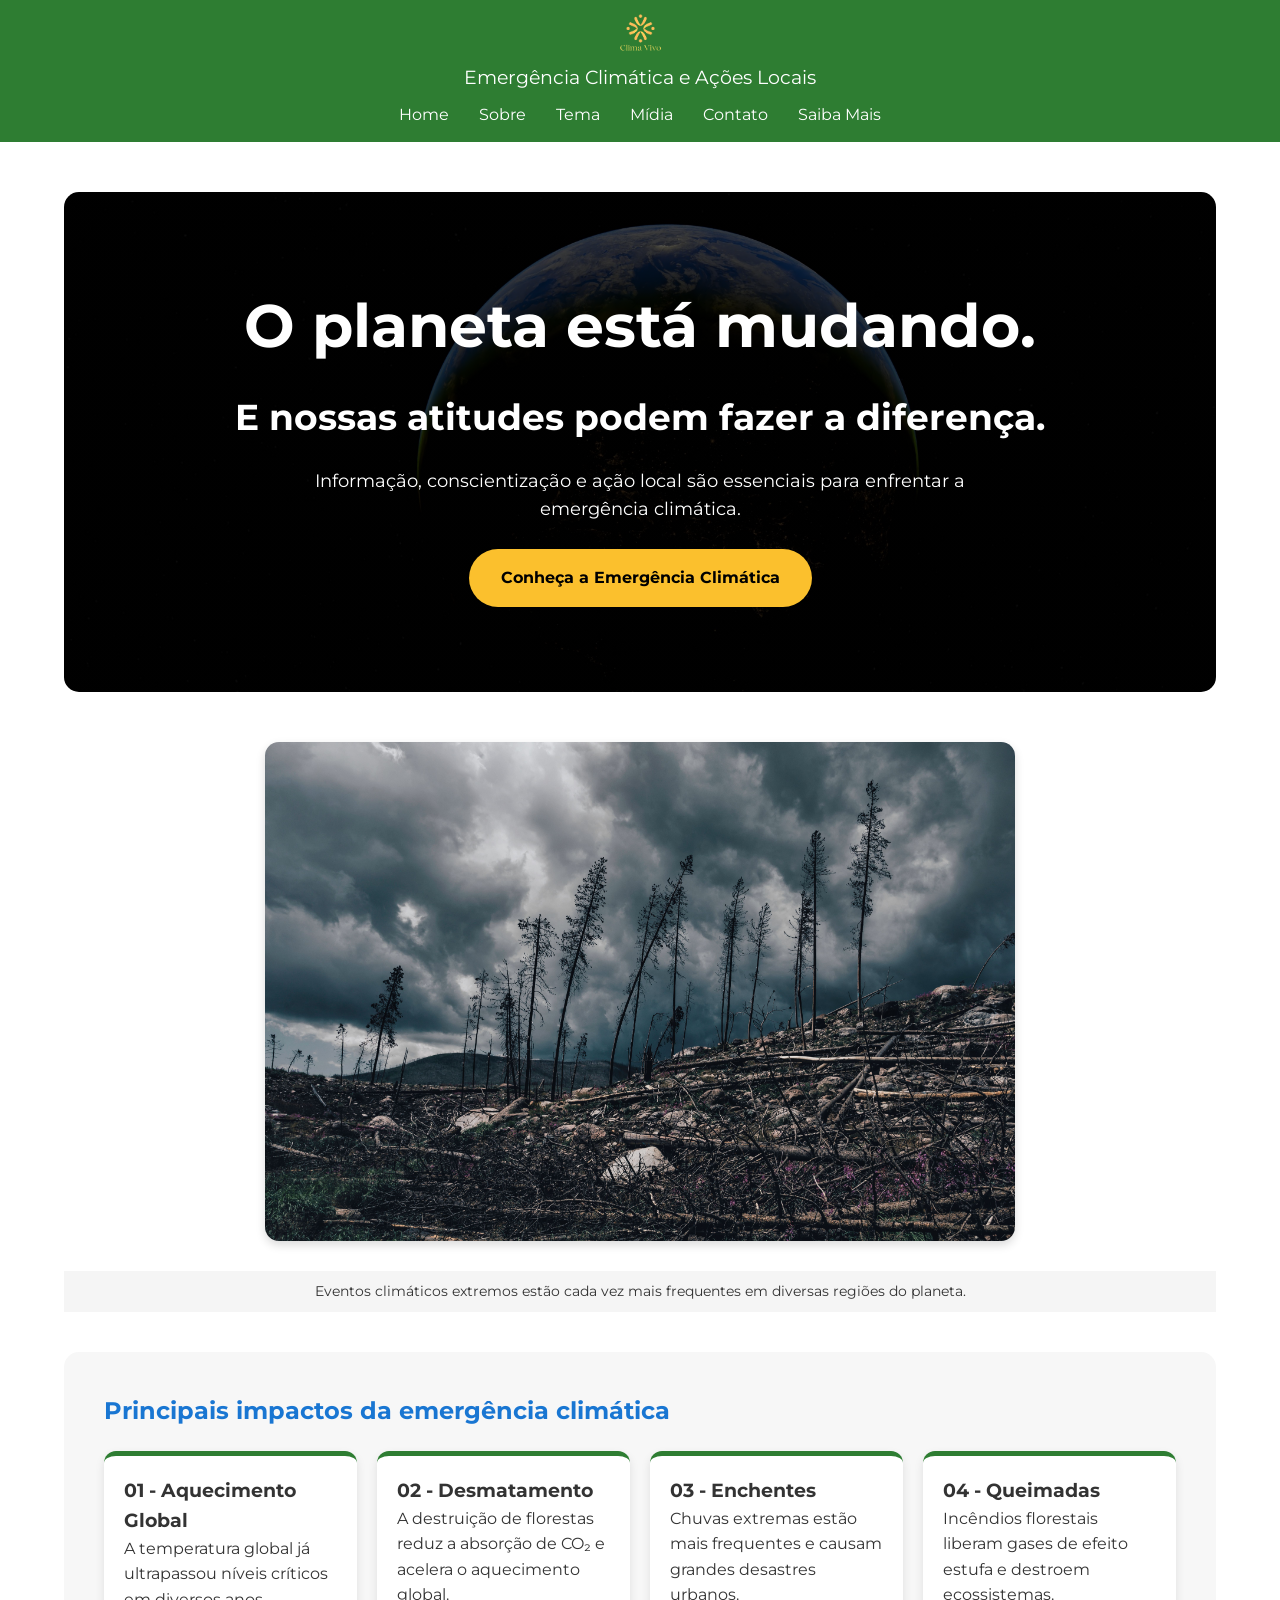
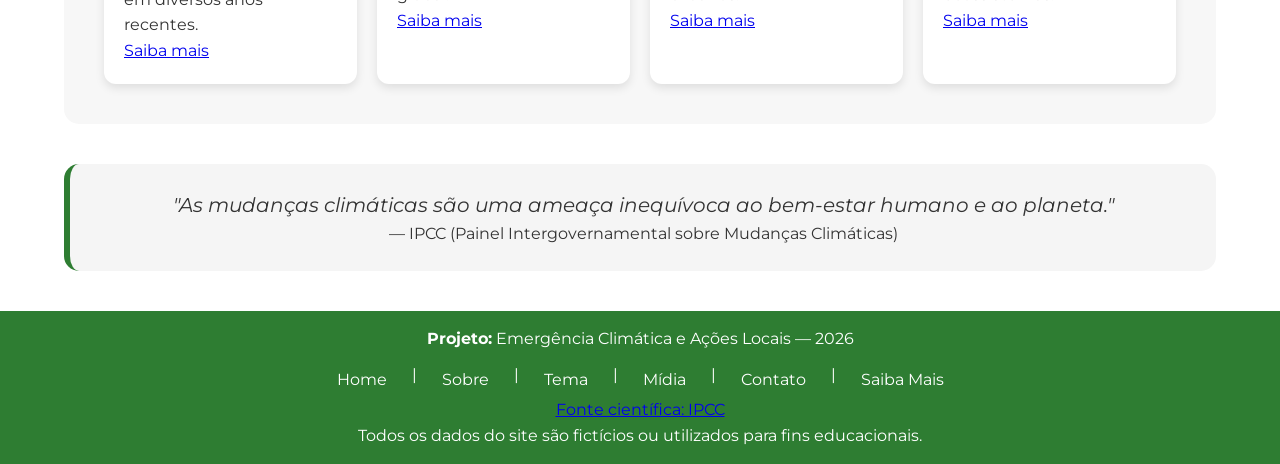
<file: index.html>
<!DOCTYPE html>
<html lang="pt-BR">

<head>
    <meta charset="UTF-8">
    <meta name="viewport" content="width=device-width, initial-scale=1.0">
    <title>Emergência Climática e Ações Locais</title>

    <link rel="icon" type="image/png" href="imagens/favicon.png">


<link rel="preconnect" href="https://fonts.googleapis.com">
<link rel="preconnect" href="https://fonts.gstatic.com" crossorigin>
<link href="https://fonts.googleapis.com/css2?family=Montserrat:wght@400;500;600;700&display=swap" rel="stylesheet">
    <link rel="stylesheet" href="css/estilo.css">
</head>

<body>

<header>

    <div class="logo">
        <img src="imagens/logo.png" alt="Logotipo do Instituto Clima Vivo">
    </div>

    <p class="titulo-site">Emergência Climática e Ações Locais</p>

    <nav>
        <a href="index.html">Home</a>
        <a href="sobre.html">Sobre</a>
        <a href="tema.html">Tema</a>
        <a href="midia.html">Mídia</a>
        <a href="contato.html">Contato</a>
        <a href="extra.html">Saiba Mais</a>
    </nav>

</header>

<main>

    <!-- HERO -->
    <section class="hero">

    <h1>O planeta está mudando.</h1>

    <h2>E nossas atitudes podem fazer a diferença.</h2>

    <p>
        Informação, conscientização e ação local são essenciais para enfrentar a emergência climática.
    </p>

            <a class="botao-cta" href="tema.html">
                Conheça a Emergência Climática
            </a>

    </section>

    <!-- FIGURA -->
    <section class="imagem-destaque">

        <figure>

            <img src="imagens/galeria/clima.jpg" class="clima-img"
                 alt="Paisagem afetada pelas mudanças climáticas">

            <figcaption>
                Eventos climáticos extremos estão cada vez mais frequentes em diversas regiões do planeta.
            </figcaption>

        </figure>

    </section>

    <!-- DESTAQUES -->
    <section class="destaques">

        <h2>Principais impactos da emergência climática</h2>

        <div class="grid-cards">

            <article class="card">

                <h3>01 - Aquecimento Global</h3>

                <p>
                    A temperatura global já ultrapassou níveis críticos em diversos anos recentes.
                </p>

                <a href="tema.html">Saiba mais</a>

            </article>

            <article class="card">

                <h3>02 - Desmatamento</h3>

                <p>
                    A destruição de florestas reduz a absorção de CO₂ e acelera o aquecimento global.
                </p>

                <a href="tema.html">Saiba mais</a>

            </article>

            <article class="card">

                <h3>03 - Enchentes</h3>

                <p>
                    Chuvas extremas estão mais frequentes e causam grandes desastres urbanos.
                </p>

                <a href="extra.html">Saiba mais</a>

            </article>

            <article class="card">

                <h3>04 - Queimadas</h3>

                <p>
                    Incêndios florestais liberam gases de efeito estufa e destroem ecossistemas.
                </p>

                <a href="extra.html">Saiba mais</a>

            </article>

        </div>

    </section>

    <!-- CITAÇÃO -->
    <section class="citacao">

        <blockquote cite="https://www.ipcc.ch">
            "As mudanças climáticas são uma ameaça inequívoca ao bem-estar humano e ao planeta."
        </blockquote>

        <p>— IPCC (Painel Intergovernamental sobre Mudanças Climáticas)</p>

    </section>

</main>

<!-- FOOTER -->
<footer>

    <p><strong>Projeto:</strong> Emergência Climática e Ações Locais — 2026</p>

    <nav class="footer-menu">
        <a href="index.html">Home</a> |
        <a href="sobre.html">Sobre</a> |
        <a href="tema.html">Tema</a> |
        <a href="midia.html">Mídia</a> |
        <a href="contato.html">Contato</a> |
        <a href="extra.html">Saiba Mais</a>
    </nav>

    <p>
        <a href="https://www.ipcc.ch"
           target="_blank"
           rel="noopener noreferrer" aria-label="Abrir em nova aba">
            Fonte científica: IPCC
        </a>
    </p>

    <p>
        Todos os dados do site são fictícios ou utilizados para fins educacionais.
    </p>

</footer>

</body>
</html>
</file>
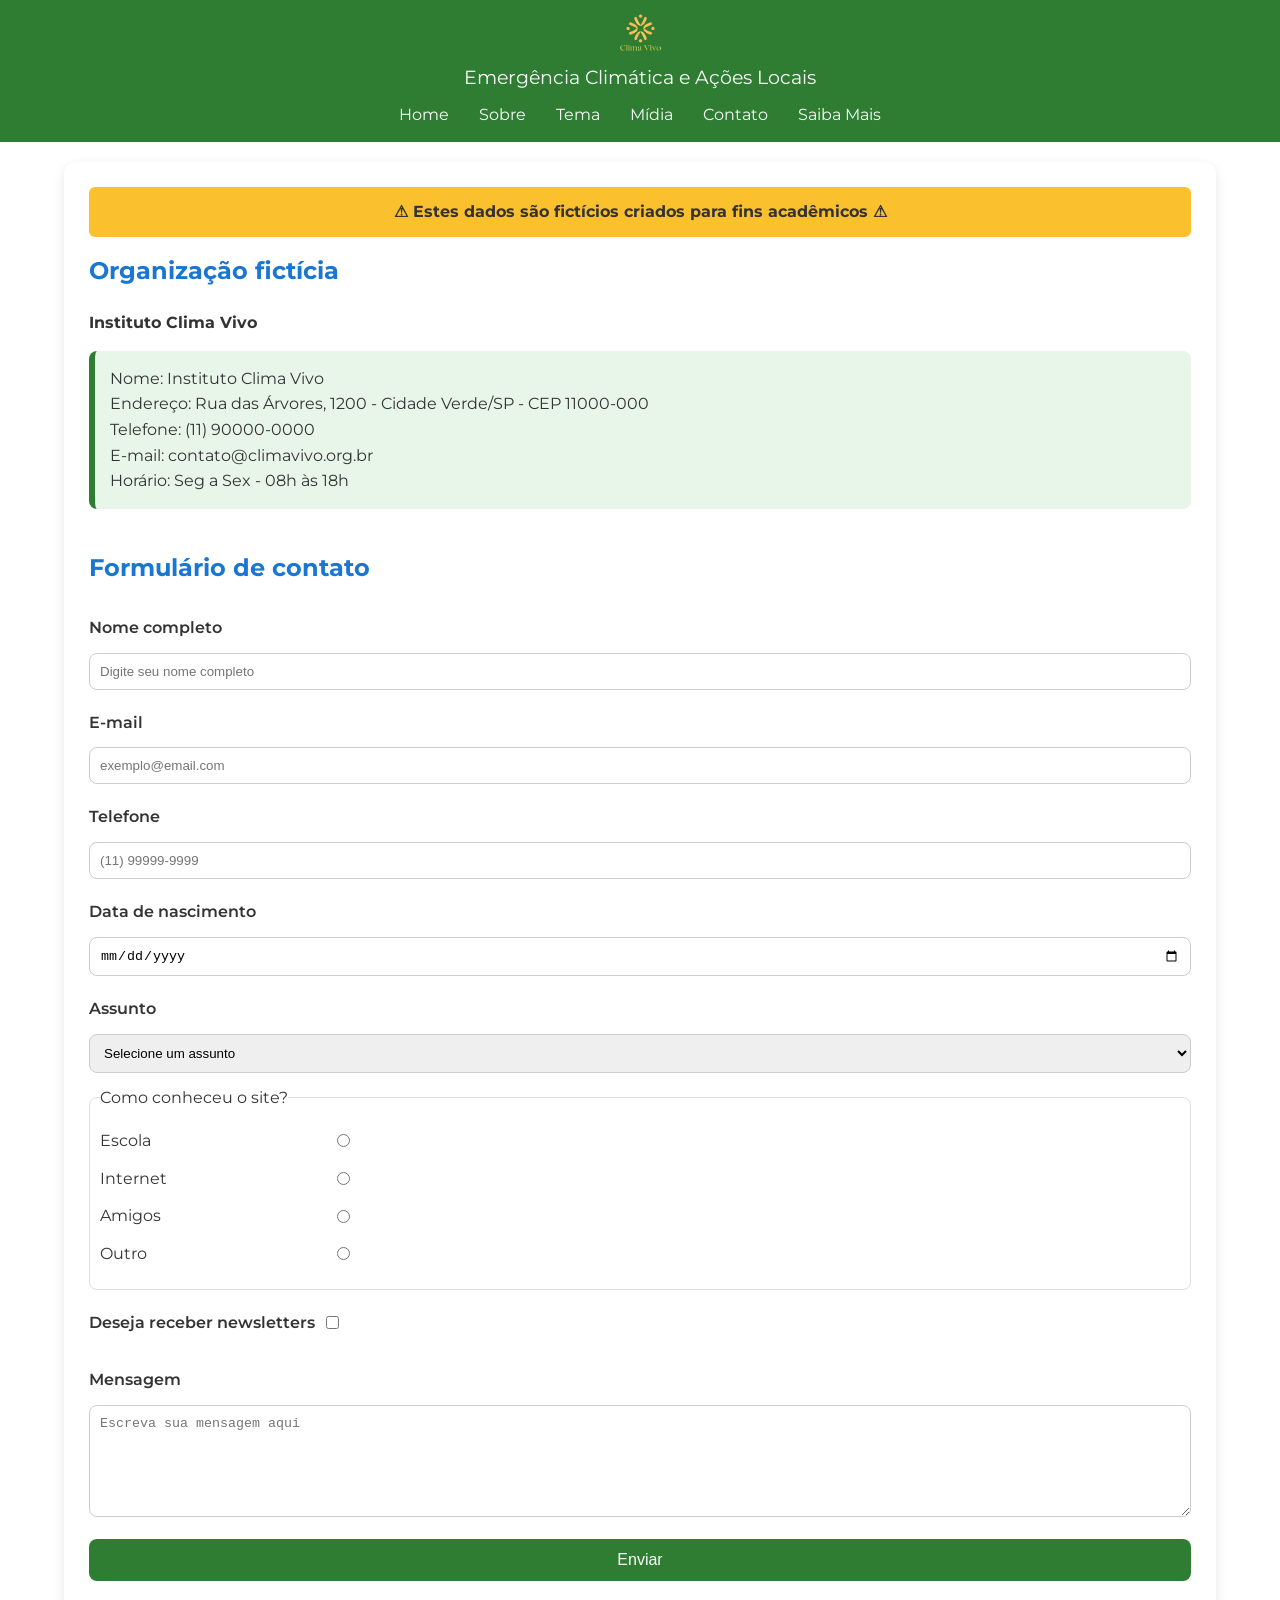
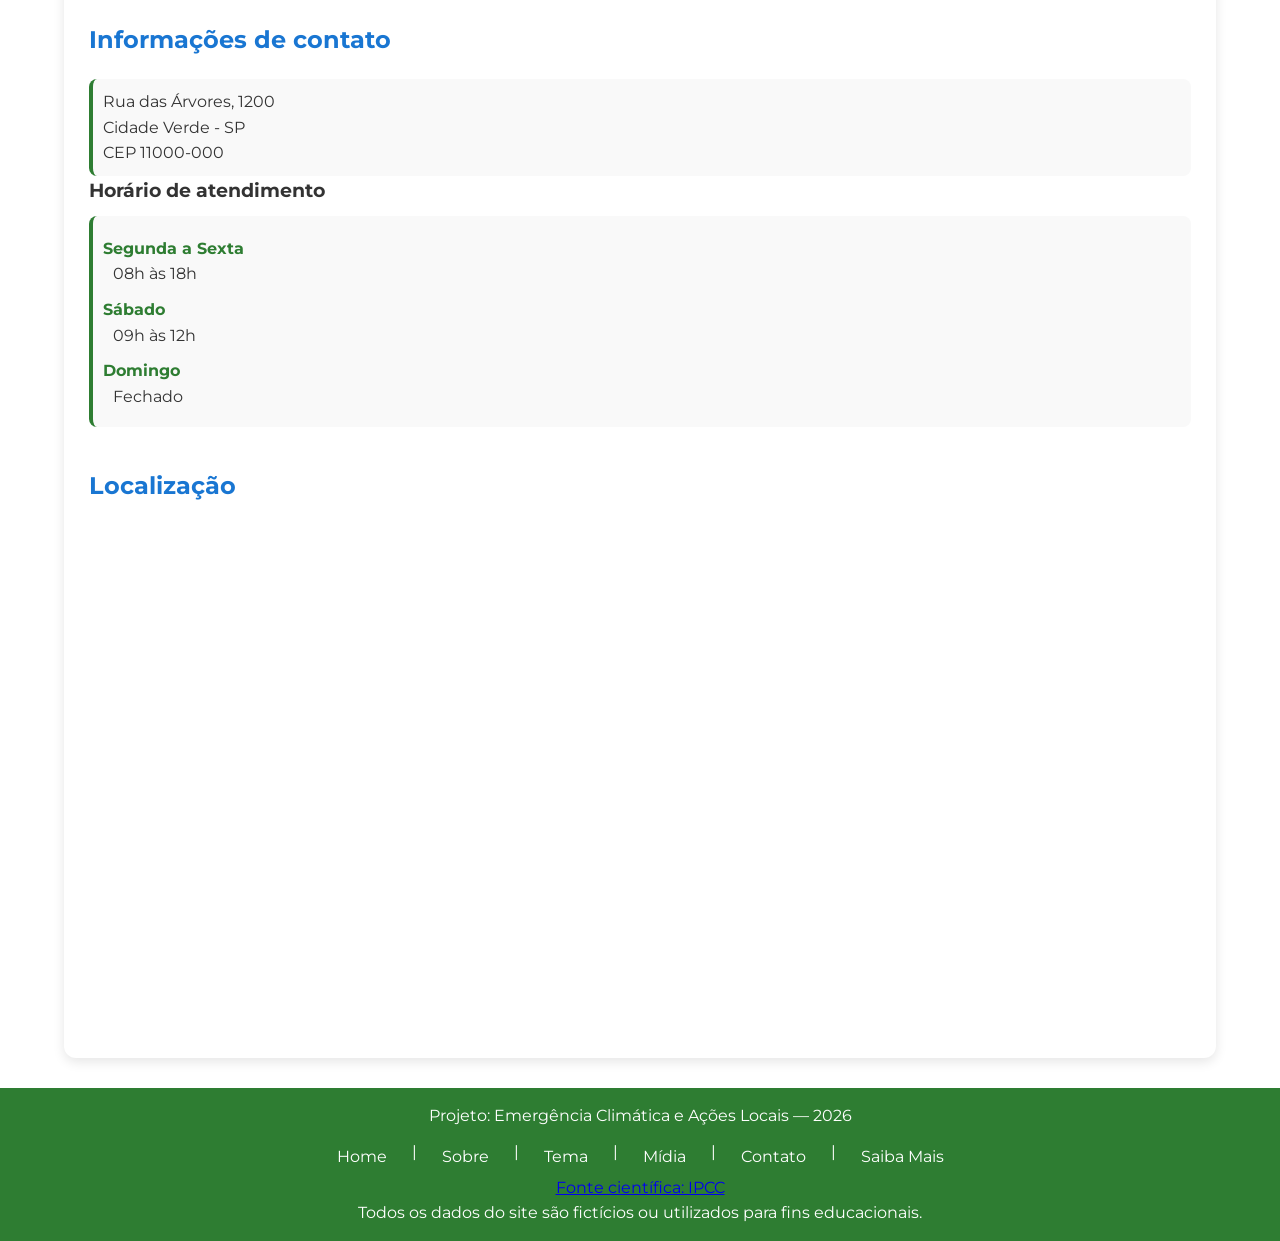
<file: contato.html>
<!DOCTYPE html>
<html lang="pt-BR">

<head>
    <meta charset="UTF-8">
    <meta name="viewport" content="width=device-width, initial-scale=1.0">
    <title>Contato - Emergência Climática</title>

    <link rel="icon" type="image/png" href="imagens/favicon.png">
    
<link rel="preconnect" href="https://fonts.googleapis.com">
<link rel="preconnect" href="https://fonts.gstatic.com" crossorigin>
<link href="https://fonts.googleapis.com/css2?family=Montserrat:wght@400;500;600;700&display=swap" rel="stylesheet">

    <link rel="stylesheet" href="css/estilo.css">
</head>

<body>

<header>

    <div class="logo">
        <img src="imagens/logo.png" alt="Logotipo do Instituto Clima Vivo">
    </div>

    <p class="titulo-site">Emergência Climática e Ações Locais</p>

    <nav>
        <a href="index.html">Home</a>
        <a href="sobre.html">Sobre</a>
        <a href="tema.html">Tema</a>
        <a href="midia.html">Mídia</a>
        <a href="contato.html">Contato</a>
        <a href="extra.html">Saiba Mais</a>
    </nav>

</header>

<main class="container">

<!-- ALERTA -->
<div class="alerta">
    ⚠ Estes dados são fictícios criados para fins acadêmicos ⚠
</div>

<!-- ORGANIZAÇÃO -->
<section>

    <h2>Organização fictícia</h2>

    <p><strong>Instituto Clima Vivo</strong></p>

    <div class="ficticio">

        Nome: Instituto Clima Vivo<br>
        Endereço: Rua das Árvores, 1200 - Cidade Verde/SP - CEP 11000-000<br>
        Telefone: (11) 90000-0000<br>
        E-mail: contato@climavivo.org.br<br>
        Horário: Seg a Sex - 08h às 18h

    </div>

</section>

<!-- FORMULÁRIO -->
<section>

    <h2>Formulário de contato</h2>

    <form action="javascript:void(0);">

        <label for="nome">Nome completo</label>
        <input type="text" id="nome" name="nome" required placeholder="Digite seu nome completo">

        <label for="email">E-mail</label>
        <input type="email" id="email" name="email" required placeholder="exemplo@email.com">

        <label for="telefone">Telefone</label>
        <input type="tel" id="telefone" name="telefone" required placeholder="(11) 99999-9999">

        <label for="nascimento">Data de nascimento</label>
        <input type="date" id="nascimento" name="nascimento">

        <label for="assunto">Assunto</label>
        <select id="assunto" name="assunto">
            <option disabled selected>Selecione um assunto</option>
            <option>Denúncia</option>
            <option>Voluntariado</option>
            <option>Parceria</option>
            <option>Imprensa</option>
            <option>Outro</option>
        </select>

       <fieldset>

        <legend>Como conheceu o site?</legend>

<label class="opcao">
    Escola
    <input type="radio" name="origem" value="escola">
</label>

<label class="opcao">
    Internet
    <input type="radio" name="origem" value="internet">
</label>

<label class="opcao">
    Amigos
    <input type="radio" name="origem" value="amigos">
</label>

<label class="opcao">
    Outro
    <input type="radio" name="origem" value="outro">
</label>

     </fieldset>


<label class="opcao">
    Deseja receber newsletters
    <input type="checkbox" name="newsletter">
</label>

        <label for="mensagem">Mensagem</label>
        <textarea id="mensagem" name="mensagem" rows="6" placeholder="Escreva sua mensagem aqui"></textarea>

        <button type="submit">Enviar</button>

    </form>

</section>

<!-- CONTATO -->
<section>

    <h2>Informações de contato</h2>

    <address>
        Rua das Árvores, 1200<br>
        Cidade Verde - SP<br>
        CEP 11000-000
    </address>

    <h3>Horário de atendimento</h3>

    <dl>
        <dt>Segunda a Sexta</dt>
        <dd>08h às 18h</dd>

        <dt>Sábado</dt>
        <dd>09h às 12h</dd>

        <dt>Domingo</dt>
        <dd>Fechado</dd>
    </dl>

</section>

<!-- MAPA -->
<section>

    <h2>Localização</h2>

    <iframe
        src="https://www.google.com/maps/embed?pb=!4v1782615390142!6m8!1m7!1sXW6JOlZloeL0fnnxY4UlqQ!2m2!1d-24.00803266541763!2d-46.41636895153363!3f187.95399193829417!4f-5.494404072071461!5f0.41044505903199685"
        loading="lazy"
        referrerpolicy="strict-origin-when-cross-origin"
        title="Mapa de localização da organização fictícia">
    </iframe>

</section>

</main>

<!-- FOOTER -->
<footer>

    <p>Projeto: Emergência Climática e Ações Locais — 2026</p>

    <nav class="footer-menu">
        <a href="index.html">Home</a> |
        <a href="sobre.html">Sobre</a> |
        <a href="tema.html">Tema</a> |
        <a href="midia.html">Mídia</a> |
        <a href="contato.html">Contato</a> |
        <a href="extra.html">Saiba Mais</a>
    </nav>

    <p>
        <a href="https://www.ipcc.ch" target="_blank" rel="noopener noreferrer" aria-label="Abrir em nova aba">
            Fonte científica: IPCC
        </a>
    </p>

    <p>Todos os dados do site são fictícios ou utilizados para fins educacionais.</p>

</footer>

</body>
</html>
</file>
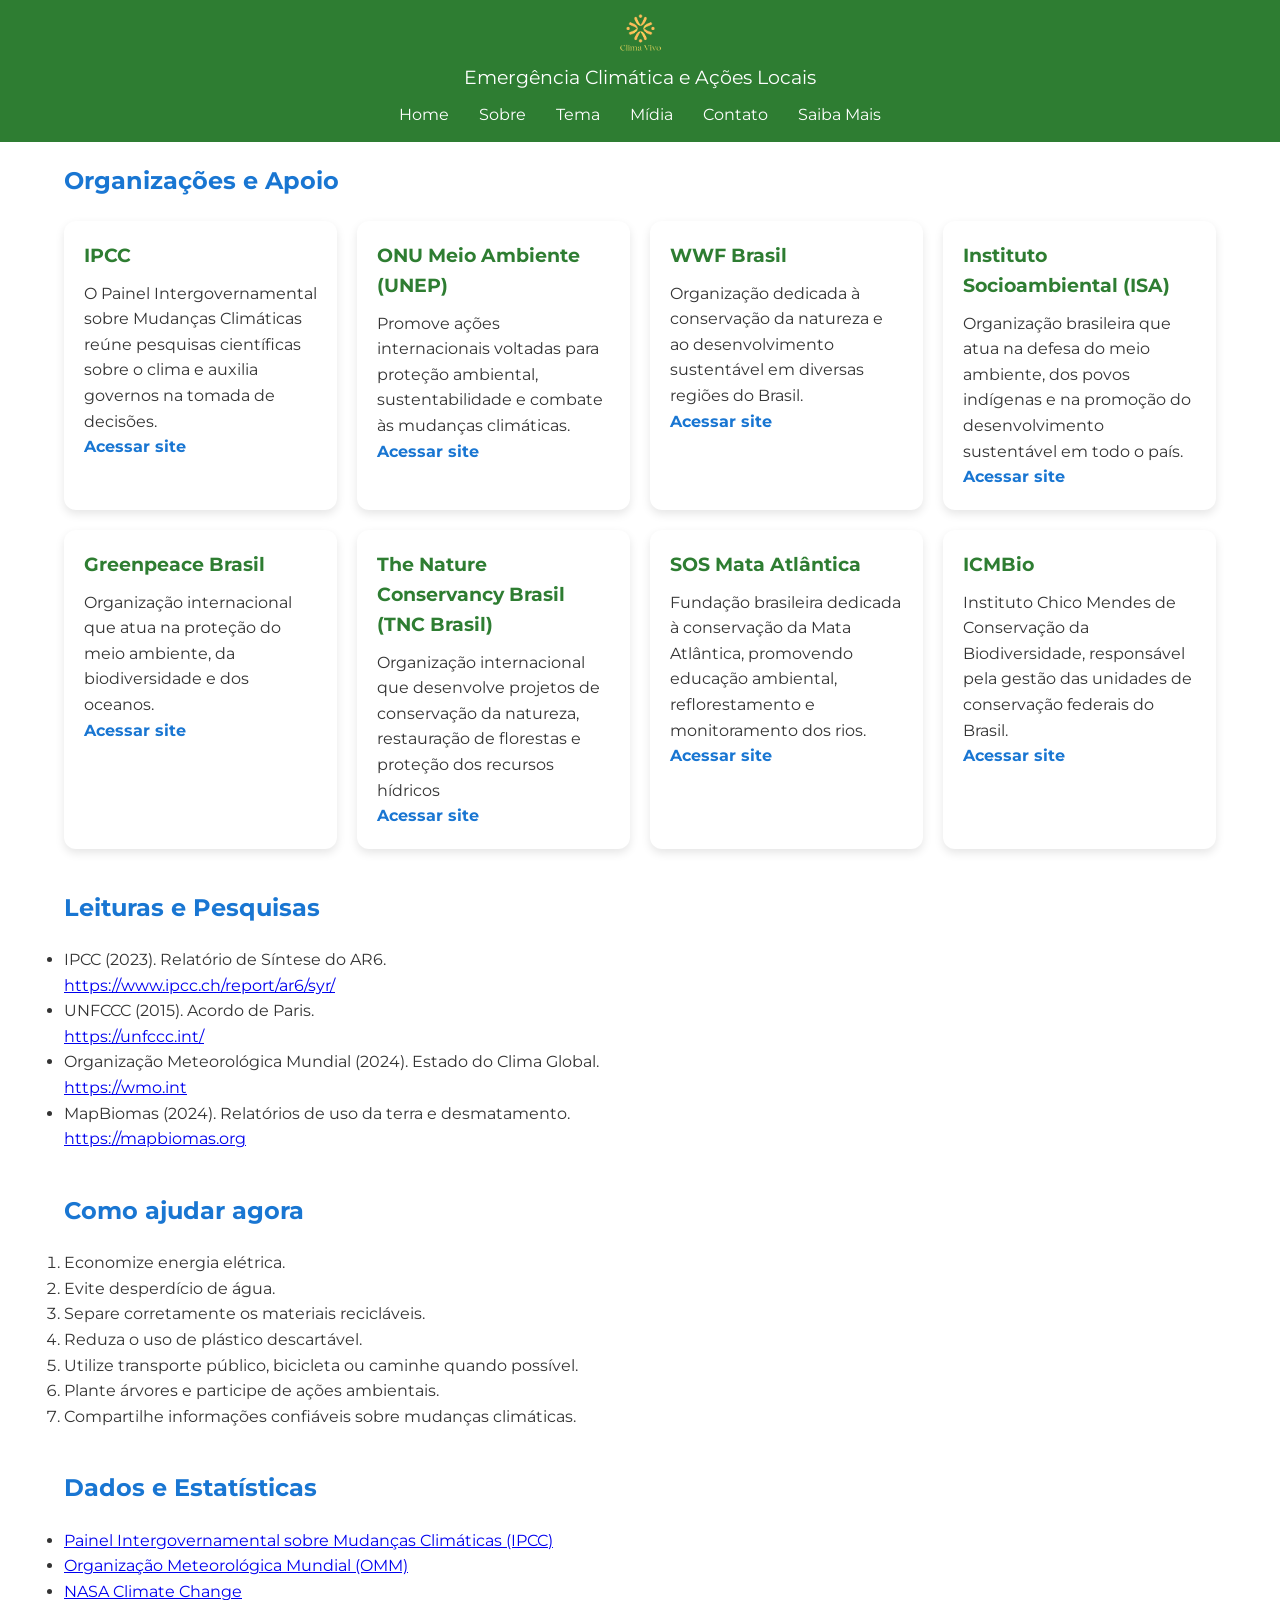
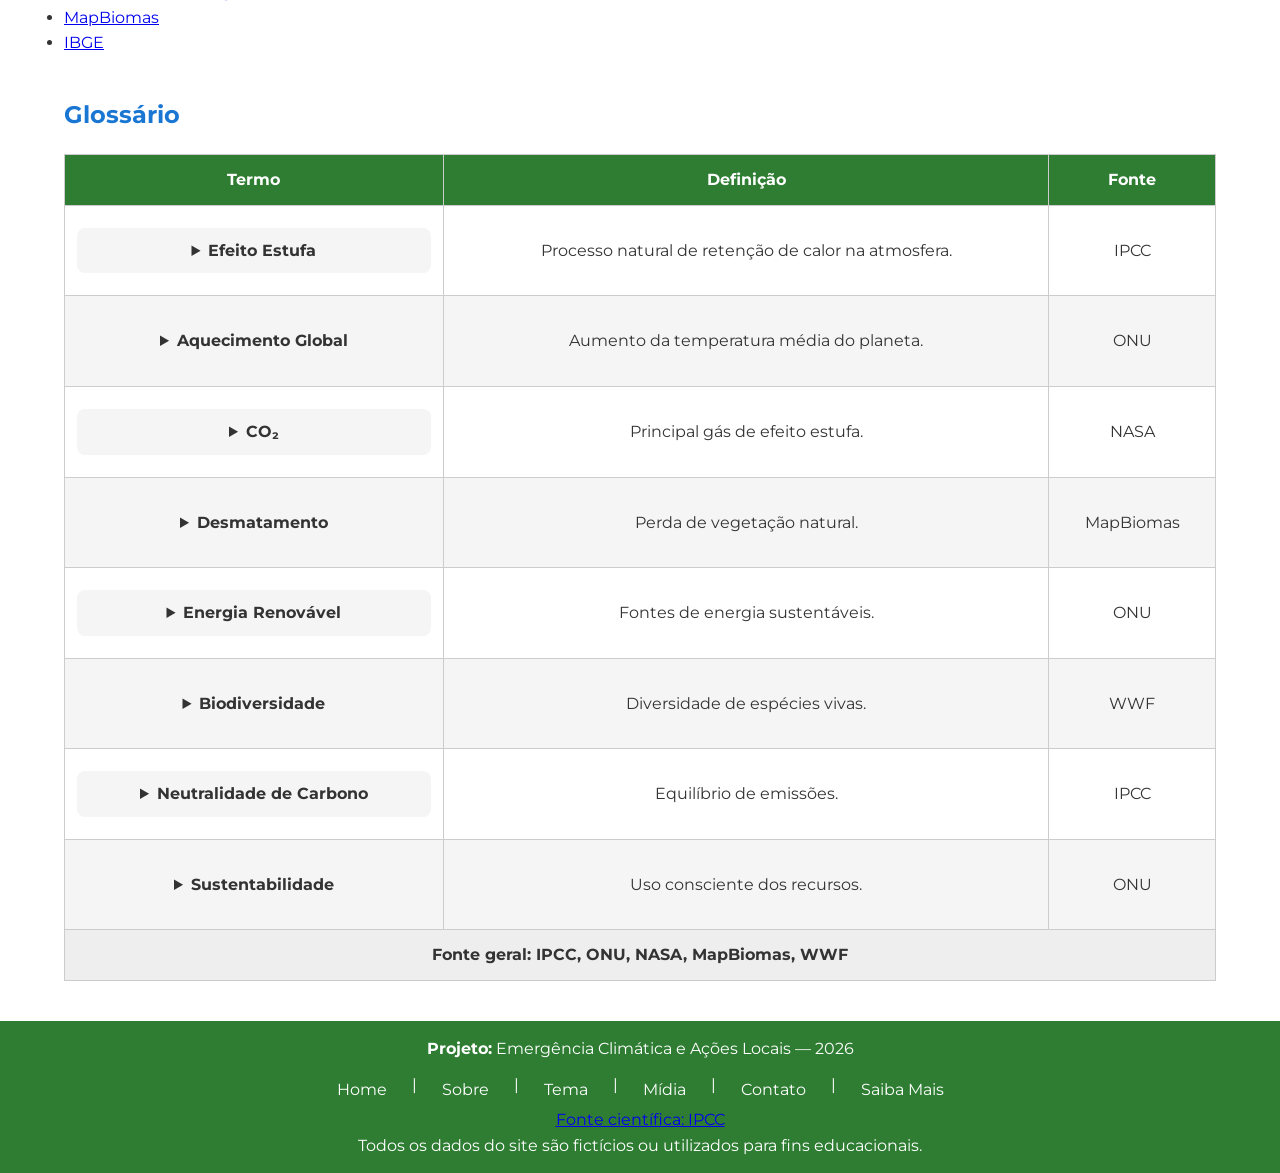
<file: extra.html>
<!DOCTYPE html>
<html lang="pt-BR">

<head>
    <meta charset="UTF-8">
    <meta name="viewport" content="width=device-width, initial-scale=1.0">
    <title>Saiba Mais - Emergência Climática e Ações Locais</title>

    <link rel="icon" type="image/png" href="imagens/favicon.png">

<link rel="preconnect" href="https://fonts.googleapis.com">
<link rel="preconnect" href="https://fonts.gstatic.com" crossorigin>
<link href="https://fonts.googleapis.com/css2?family=Montserrat:wght@400;500;600;700&display=swap" rel="stylesheet">
    <link rel="stylesheet" href="css/estilo.css">
</head>

<body>

<header>

    <div class="logo">
        <img src="imagens/logo.png" alt="Logotipo do Instituto Clima Vivo">
    </div>

    <p class="titulo-site">Emergência Climática e Ações Locais</p>

    <nav>
        <a href="index.html">Home</a>
        <a href="sobre.html">Sobre</a>
        <a href="tema.html">Tema</a>
        <a href="midia.html">Mídia</a>
        <a href="contato.html">Contato</a>
        <a href="extra.html">Saiba Mais</a>
    </nav>

</header>

<main>

<section>

<h2>Organizações e Apoio</h2>

<div class="organizacoes">

<article class="org-card">
<h3>IPCC</h3>
<p>O Painel Intergovernamental sobre Mudanças Climáticas reúne pesquisas científicas sobre o clima e auxilia governos na tomada de decisões.</p>
<p><a href="https://www.ipcc.ch" target="_blank" rel="noopener noreferrer" aria-label="Abrir em nova aba">Acessar site</a></p>
</article>

<article class="org-card">
<h3>ONU Meio Ambiente (UNEP)</h3>
<p>Promove ações internacionais voltadas para proteção ambiental, sustentabilidade e combate às mudanças climáticas.</p>
<p><a href="https://www.unep.org" target="_blank" rel="noopener noreferrer" aria-label="Abrir em nova aba">Acessar site</a></p>
</article>

<article class="org-card">
<h3>WWF Brasil</h3>
<p>Organização dedicada à conservação da natureza e ao desenvolvimento sustentável em diversas regiões do Brasil.</p>
<p><a href="https://www.wwf.org.br" target="_blank" rel="noopener noreferrer" aria-label="Abrir em nova aba">Acessar site</a></p>
</article>

<article class="org-card">
<h3>Instituto Socioambiental (ISA)</h3>
<p>Organização brasileira que atua na defesa do meio ambiente, dos povos indígenas e na promoção do desenvolvimento sustentável em todo o país.</p>
<p><a href="https://www.socioambiental.org" target="_blank" rel="noopener noreferrer" aria-label="Abrir em nova aba">Acessar site</a></p>
</article>

<article class="org-card">
<h3>Greenpeace Brasil</h3>
<p>Organização internacional que atua na proteção do meio ambiente, da biodiversidade e dos oceanos.</p>
<p><a href="https://www.greenpeace.org/brasil" target="_blank" rel="noopener noreferrer" aria-label="Abrir em nova aba">Acessar site</a></p>
</article>

<article class="org-card">
<h3>The Nature Conservancy Brasil (TNC Brasil)</h3>
<p>Organização internacional que desenvolve projetos de conservação da natureza, restauração de florestas e proteção dos recursos hídricos</p>
<p><a href="https://www.tnc.org.br" target="_blank" rel="noopener noreferrer" aria-label="Abrir em nova aba">Acessar site</a></p>
</article>

<article class="org-card">
<h3>SOS Mata Atlântica</h3>
<p>Fundação brasileira dedicada à conservação da Mata Atlântica, promovendo educação ambiental, reflorestamento e monitoramento dos rios.</p>
<p><a href="https://www.sosma.org.br" target="_blank" rel="noopener noreferrer" aria-label="Abrir em nova aba">Acessar site</a></p>
</article>

<article class="org-card">
<h3>ICMBio</h3>
<p>Instituto Chico Mendes de Conservação da Biodiversidade, responsável pela gestão das unidades de conservação federais do Brasil.</p>
<p><a href="https://www.gov.br/icmbio" target="_blank" rel="noopener noreferrer" aria-label="Abrir em nova aba">Acessar site</a></p>
</article>

</div>

</section>

<section>
    
<h2>Leituras e Pesquisas</h2>

<ul>
    
<li>
IPCC (2023). Relatório de Síntese do AR6.<br>
<a href="https://www.ipcc.ch/report/ar6/syr/" target="_blank" rel="noopener noreferrer">
https://www.ipcc.ch/report/ar6/syr/
</a>
</li>

<li>
UNFCCC (2015). Acordo de Paris.<br>
<a href="https://unfccc.int/process-and-meetings/the-paris-agreement" target="_blank" rel="noopener noreferrer">
https://unfccc.int/
</a>
</li>

<li>
Organização Meteorológica Mundial (2024). Estado do Clima Global.<br>
<a href="https://wmo.int" target="_blank" rel="noopener noreferrer">
https://wmo.int
</a>
</li>

<li>
MapBiomas (2024). Relatórios de uso da terra e desmatamento.<br>
<a href="https://mapbiomas.org" target="_blank" rel="noopener noreferrer">
https://mapbiomas.org
</a>
</li>

</ul>

</section>

<section>

<h2>Como ajudar agora</h2>

<ol>

<li>Economize energia elétrica.</li>

<li>Evite desperdício de água.</li>

<li>Separe corretamente os materiais recicláveis.</li>

<li>Reduza o uso de plástico descartável.</li>

<li>Utilize transporte público, bicicleta ou caminhe quando possível.</li>

<li>Plante árvores e participe de ações ambientais.</li>

<li>Compartilhe informações confiáveis sobre mudanças climáticas.</li>

</ol>

</section>

<section>

    <h2>Dados e Estatísticas</h2>

    <ul>

        <li>
            <a href="https://www.ipcc.ch"
               target="_blank"
               rel="noopener noreferrer" aria-label="Abrir em nova aba">
               Painel Intergovernamental sobre Mudanças Climáticas (IPCC)
            </a>
        </li>

        <li>
            <a href="https://wmo.int"
               target="_blank"
               rel="noopener noreferrer" aria-label="Abrir em nova aba">
               Organização Meteorológica Mundial (OMM)
            </a>
        </li>

        <li>
            <a href="https://climate.nasa.gov"
               target="_blank"
               rel="noopener noreferrer" aria-label="Abrir em nova aba">
               NASA Climate Change
            </a>
        </li>

        <li>
            <a href="https://mapbiomas.org"
               target="_blank"
               rel="noopener noreferrer" aria-label="Abrir em nova aba">
               MapBiomas
            </a>
        </li>

        <li>
            <a href="https://www.ibge.gov.br"
               target="_blank"
               rel="noopener noreferrer" aria-label="Abrir em nova aba">
               IBGE
            </a>
        </li>

    </ul>

</section>

<section>

    <h2>Glossário</h2>

    <table>

        <thead>
            <tr>
                <th>Termo</th>
                <th>Definição</th>
                <th>Fonte</th>
            </tr>
        </thead>

        <tbody>

            <tr>
                <td>
                    <details>
                        <summary>Efeito Estufa</summary>
                        Fenômeno natural que mantém a Terra aquecida ao reter parte do calor solar.
                    </details>
                </td>
                <td>Processo natural de retenção de calor na atmosfera.</td>
                <td>IPCC</td>
            </tr>

            <tr>
                <td>
                    <details>
                        <summary>Aquecimento Global</summary>
                        Aumento gradual da temperatura média da Terra devido às emissões de gases.
                    </details>
                </td>
                <td>Aumento da temperatura média do planeta.</td>
                <td>ONU</td>
            </tr>

            <tr>
                <td>
                    <details>
                        <summary>CO₂</summary>
                        Gás carbônico liberado principalmente pela queima de combustíveis fósseis.
                    </details>
                </td>
                <td>Principal gás de efeito estufa.</td>
                <td>NASA</td>
            </tr>

            <tr>
                <td>
                    <details>
                        <summary>Desmatamento</summary>
                        Remoção da cobertura vegetal de áreas naturais.
                    </details>
                </td>
                <td>Perda de vegetação natural.</td>
                <td>MapBiomas</td>
            </tr>

            <tr>
                <td>
                    <details>
                        <summary>Energia Renovável</summary>
                        Energia obtida de fontes naturais como sol, vento e água.
                    </details>
                </td>
                <td>Fontes de energia sustentáveis.</td>
                <td>ONU</td>
            </tr>

            <tr>
                <td>
                    <details>
                        <summary>Biodiversidade</summary>
                        Variedade de seres vivos em um ecossistema.
                    </details>
                </td>
                <td>Diversidade de espécies vivas.</td>
                <td>WWF</td>
            </tr>

            <tr>
                <td>
                    <details>
                        <summary>Neutralidade de Carbono</summary>
                        Equilíbrio entre emissão e remoção de CO₂ da atmosfera.
                    </details>
                </td>
                <td>Equilíbrio de emissões.</td>
                <td>IPCC</td>
            </tr>

            <tr>
                <td>
                    <details>
                        <summary>Sustentabilidade</summary>
                        Uso responsável dos recursos naturais sem comprometer o futuro.
                    </details>
                </td>
                <td>Uso consciente dos recursos.</td>
                <td>ONU</td>
            </tr>

        </tbody>

        <tfoot>
            <tr>
                <td colspan="3">
                    Fonte geral: IPCC, ONU, NASA, MapBiomas, WWF
                </td>
            </tr>
        </tfoot>

    </table>

</section>
</main>

<!-- FOOTER -->
<footer>

    <p><strong>Projeto:</strong> Emergência Climática e Ações Locais — 2026</p>

    <nav class="footer-menu">
        <a href="index.html">Home</a> |
        <a href="sobre.html">Sobre</a> |
        <a href="tema.html">Tema</a> |
        <a href="midia.html">Mídia</a> |
        <a href="contato.html">Contato</a> |
        <a href="extra.html">Saiba Mais</a>
    </nav>

    <p>
        <a href="https://www.ipcc.ch"
           target="_blank"
           rel="noopener noreferrer" aria-label="Abrir em nova aba">
            Fonte científica: IPCC
        </a>
    </p>

    <p>
        Todos os dados do site são fictícios ou utilizados para fins educacionais.
    </p>

</footer>

</body>
</html>
</file>
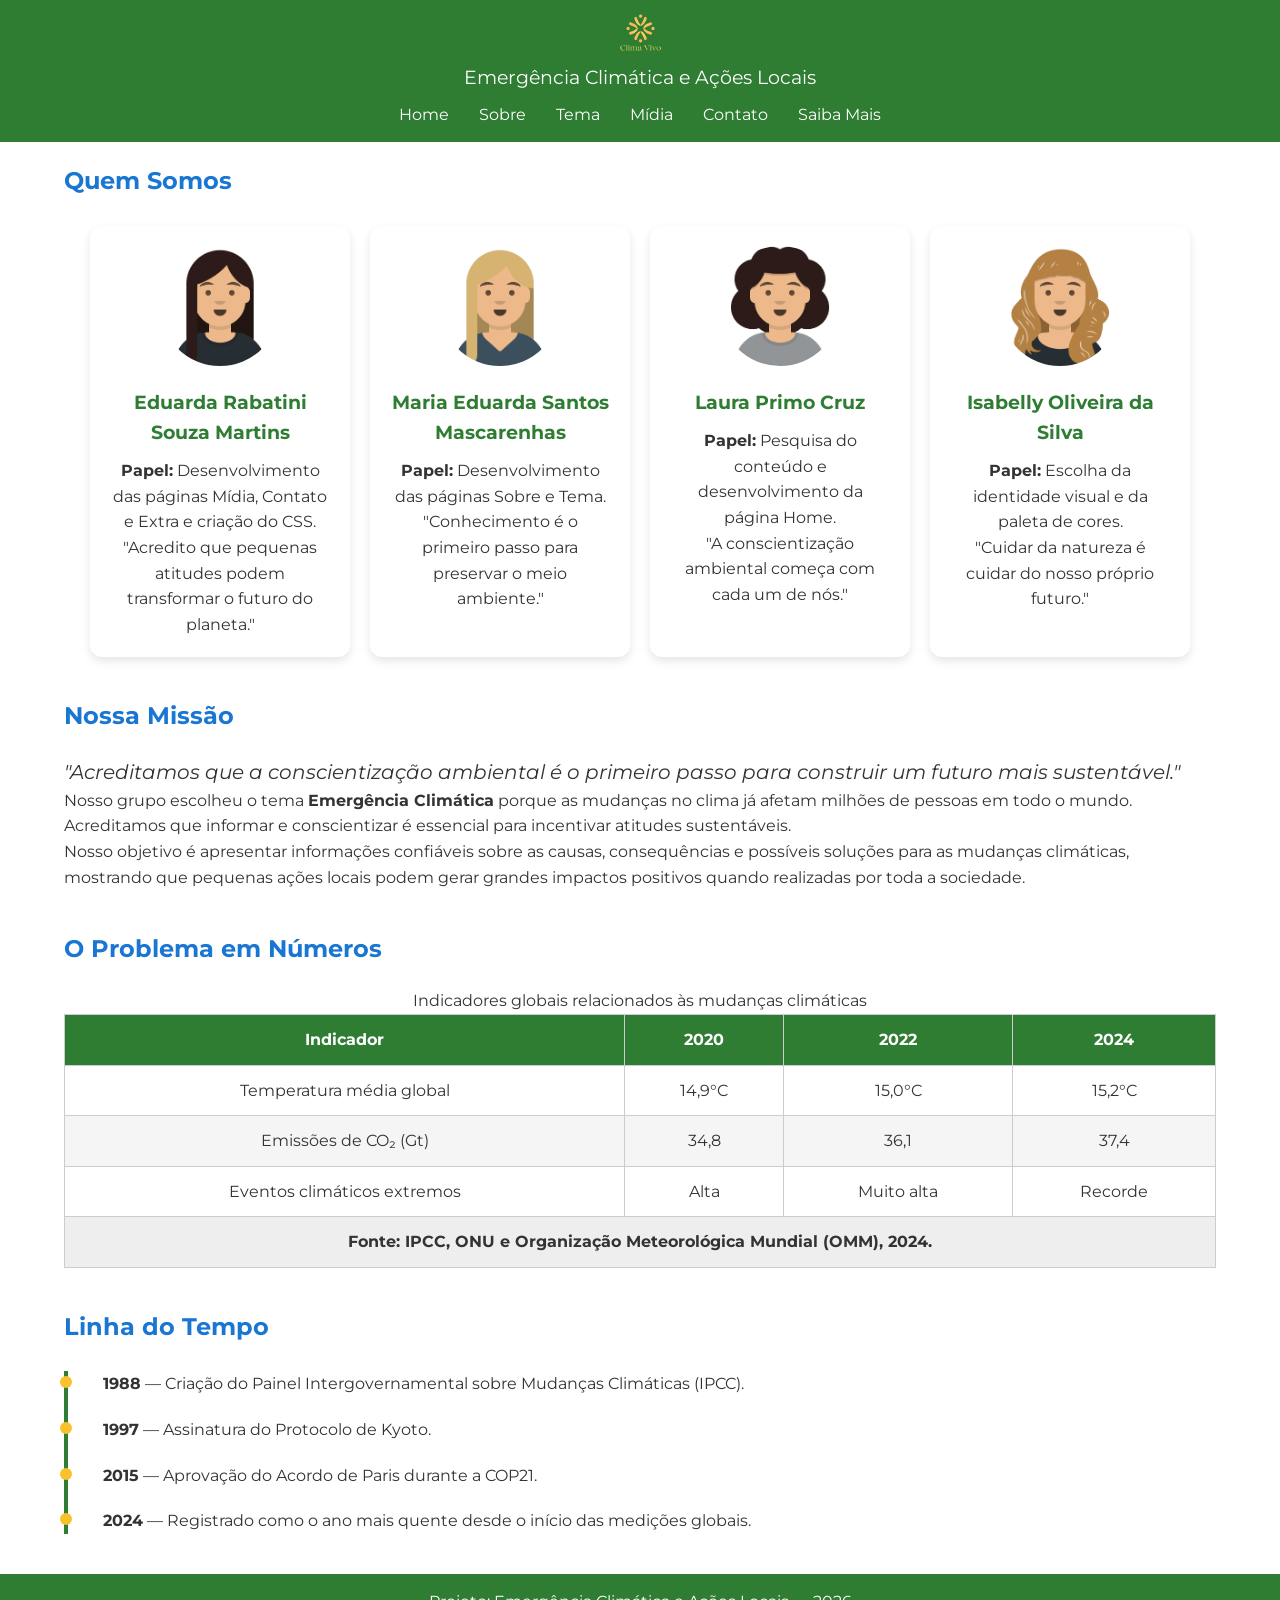
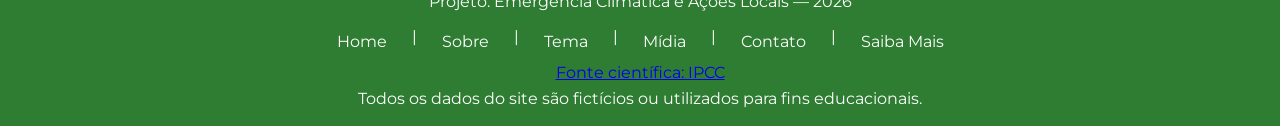
<file: sobre.html>
<!DOCTYPE html>
<html lang="pt-BR">

<head>
    <meta charset="UTF-8">
    <meta name="viewport" content="width=device-width, initial-scale=1.0">
    <title>Sobre - Emergência Climática e Ações Locais</title>

    <link rel="icon" type="image/png" href="imagens/favicon.png">

<link rel="preconnect" href="https://fonts.googleapis.com">
<link rel="preconnect" href="https://fonts.gstatic.com" crossorigin>
<link href="https://fonts.googleapis.com/css2?family=Montserrat:wght@400;500;600;700&display=swap" rel="stylesheet">

    <link rel="stylesheet" href="css/estilo.css">
</head>

<body>

<header>

    <div class="logo">
        <img src="imagens/logo.png" alt="Logotipo do Instituto Clima Vivo">
    </div>

    <p class="titulo-site">Emergência Climática e Ações Locais</p>

    <nav>
        <a href="index.html">Home</a>
        <a href="sobre.html">Sobre</a>
        <a href="tema.html">Tema</a>
        <a href="midia.html">Mídia</a>
        <a href="contato.html">Contato</a>
        <a href="extra.html">Saiba Mais</a>
    </nav>

</header>

<main>

<!-- QUEM SOMOS -->
<section>

    <h2>Quem Somos</h2>

    <div class="integrantes">

        <article class="integrante">
            <img src="imagens/avatares/avatar.png" alt="Avatar de Eduarda Rabatini">
            <h3>Eduarda Rabatini Souza Martins</h3>
            <p><strong>Papel:</strong> Desenvolvimento das páginas Mídia, Contato e Extra e criação do CSS.</p>
            <p>"Acredito que pequenas atitudes podem transformar o futuro do planeta."</p>
        </article>

        <article class="integrante">
            <img src="imagens/avatares/avatar1.png" alt="Avatar de Maria Eduarda">
            <h3>Maria Eduarda Santos Mascarenhas</h3>
            <p><strong>Papel:</strong> Desenvolvimento das páginas Sobre e Tema.</p>
            <p>"Conhecimento é o primeiro passo para preservar o meio ambiente."</p>
        </article>

        <article class="integrante">
            <img src="imagens/avatares/avatar2.png" alt="Avatar de Laura Primo">
            <h3>Laura Primo Cruz</h3>
            <p><strong>Papel:</strong> Pesquisa do conteúdo e desenvolvimento da página Home.</p>
            <p>"A conscientização ambiental começa com cada um de nós."</p>
        </article>

        <article class="integrante">
            <img src="imagens/avatares/avatar3.png" alt="Avatar de Isabelly Oliveira">
            <h3>Isabelly Oliveira da Silva</h3>
            <p><strong>Papel:</strong> Escolha da identidade visual e da paleta de cores.</p>
            <p>"Cuidar da natureza é cuidar do nosso próprio futuro."</p>
        </article>

    </div>

</section>

<!-- MISSÃO -->
<section>

    <h2>Nossa Missão</h2>

    <blockquote>
        "Acreditamos que a conscientização ambiental é o primeiro passo para construir um futuro mais sustentável."
    </blockquote>

    <p>
        Nosso grupo escolheu o tema <strong>Emergência Climática</strong> porque as mudanças no clima já afetam milhões de pessoas em todo o mundo. Acreditamos que informar e conscientizar é essencial para incentivar atitudes sustentáveis.
    </p>

    <p>
        Nosso objetivo é apresentar informações confiáveis sobre as causas, consequências e possíveis soluções para as mudanças climáticas, mostrando que pequenas ações locais podem gerar grandes impactos positivos quando realizadas por toda a sociedade.
    </p>

</section>

<!-- TABELA -->
<section>

    <h2>O Problema em Números</h2>

    <table>

        <caption>Indicadores globais relacionados às mudanças climáticas</caption>

        <thead>
            <tr>
                <th scope="col">Indicador</th>
                <th scope="col">2020</th>
                <th scope="col">2022</th>
                <th scope="col">2024</th>
            </tr>
        </thead>

        <tbody>

            <tr>
                <td>Temperatura média global</td>
                <td>14,9°C</td>
                <td>15,0°C</td>
                <td>15,2°C</td>
            </tr>

            <tr>
                <td>Emissões de CO₂ (Gt)</td>
                <td>34,8</td>
                <td>36,1</td>
                <td>37,4</td>
            </tr>

            <tr>
                <td>Eventos climáticos extremos</td>
                <td>Alta</td>
                <td>Muito alta</td>
                <td>Recorde</td>
            </tr>

        </tbody>

        <tfoot>
            <tr>
                <td colspan="4">
                    Fonte: IPCC, ONU e Organização Meteorológica Mundial (OMM), 2024.
                </td>
            </tr>
        </tfoot>

    </table>

</section>

<!-- LINHA DO TEMPO -->
<section>

    <h2>Linha do Tempo</h2>

    <ul class="timeline">

        <li><strong>1988</strong> — Criação do Painel Intergovernamental sobre Mudanças Climáticas (IPCC).</li>

        <li><strong>1997</strong> — Assinatura do Protocolo de Kyoto.</li>

        <li><strong>2015</strong> — Aprovação do Acordo de Paris durante a COP21.</li>

        <li><strong>2024</strong> — Registrado como o ano mais quente desde o início das medições globais.</li>

    </ul>

</section>

</main>

<footer>

    <p>Projeto: Emergência Climática e Ações Locais — 2026</p>

    <nav class="footer-menu">
        <a href="index.html">Home</a> |
        <a href="sobre.html">Sobre</a> |
        <a href="tema.html">Tema</a> |
        <a href="midia.html">Mídia</a> |
        <a href="contato.html">Contato</a> |
        <a href="extra.html">Saiba Mais</a>
    </nav>

    <p>
        <a href="https://www.ipcc.ch" target="_blank" rel="noopener noreferrer">
            Fonte científica: IPCC
        </a>
    </p>

    <p>Todos os dados do site são fictícios ou utilizados para fins educacionais.</p>

</footer>

</body>
</html>
</file>
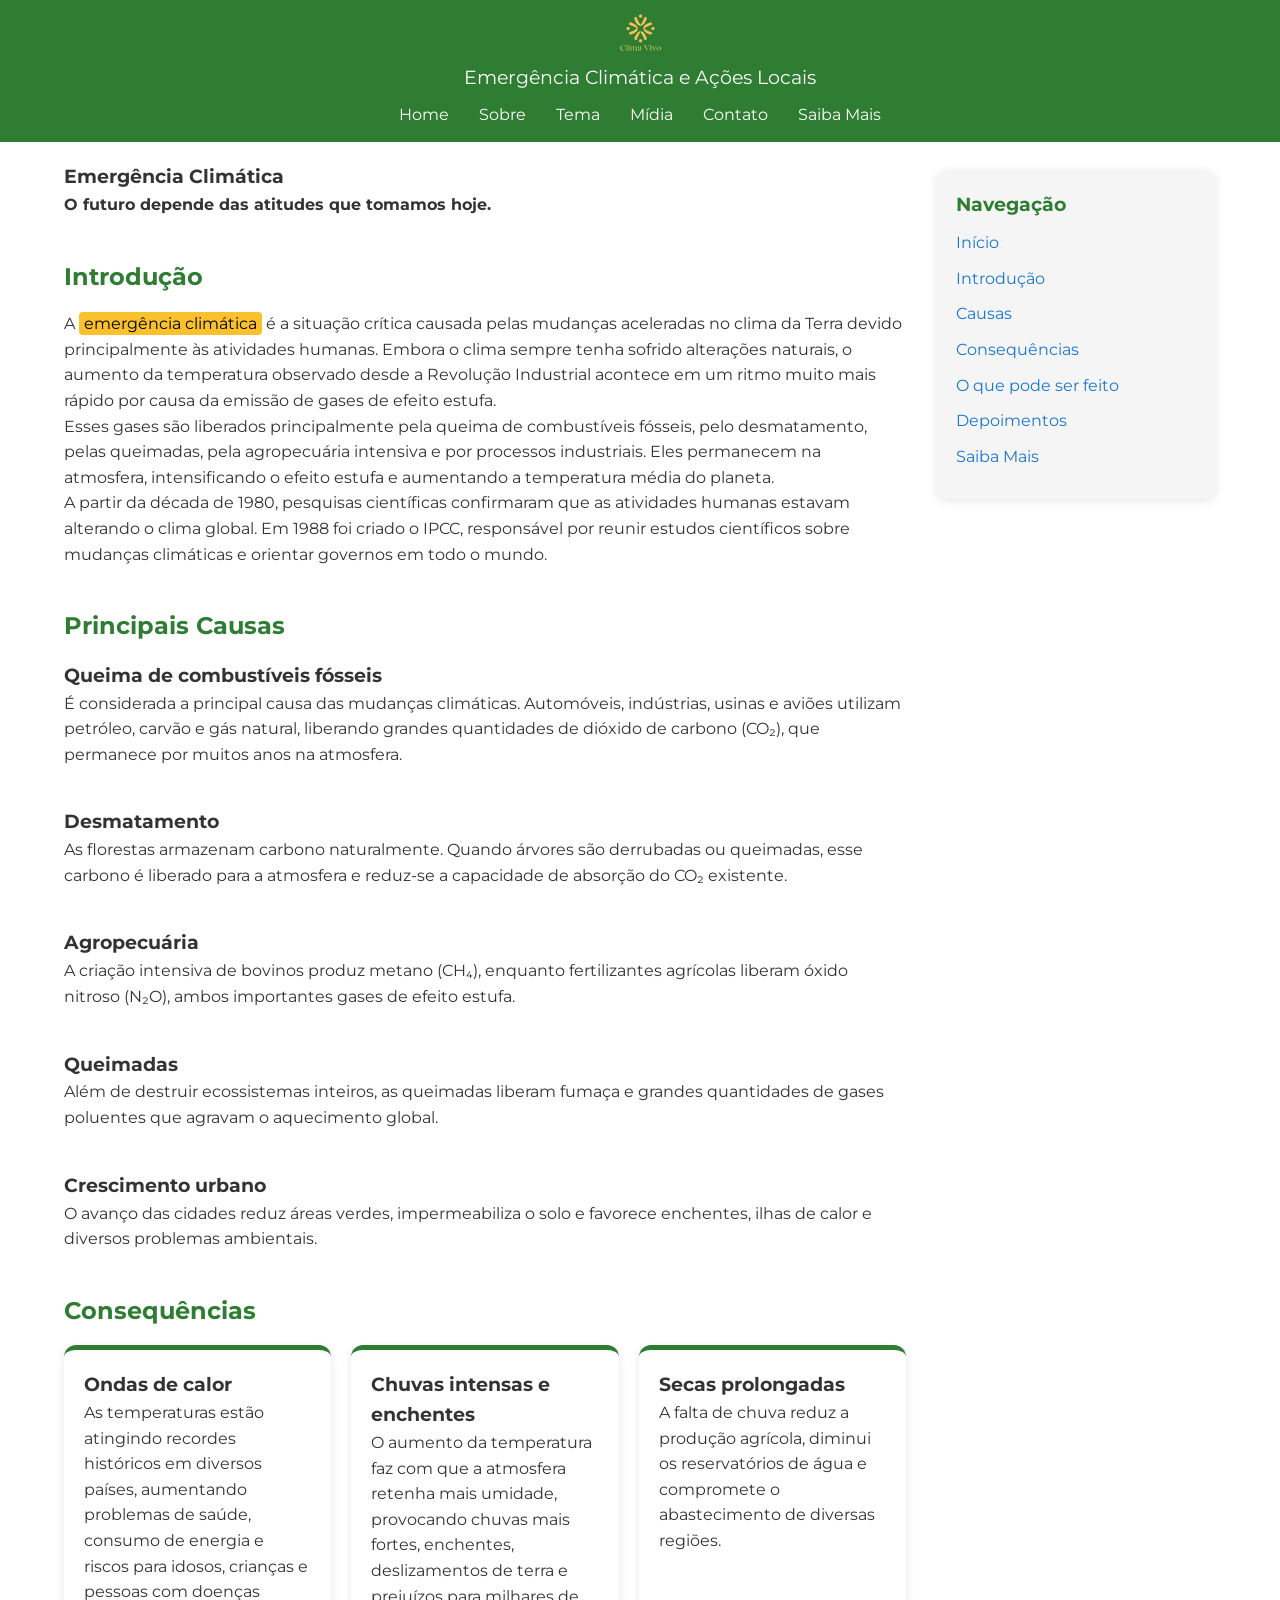
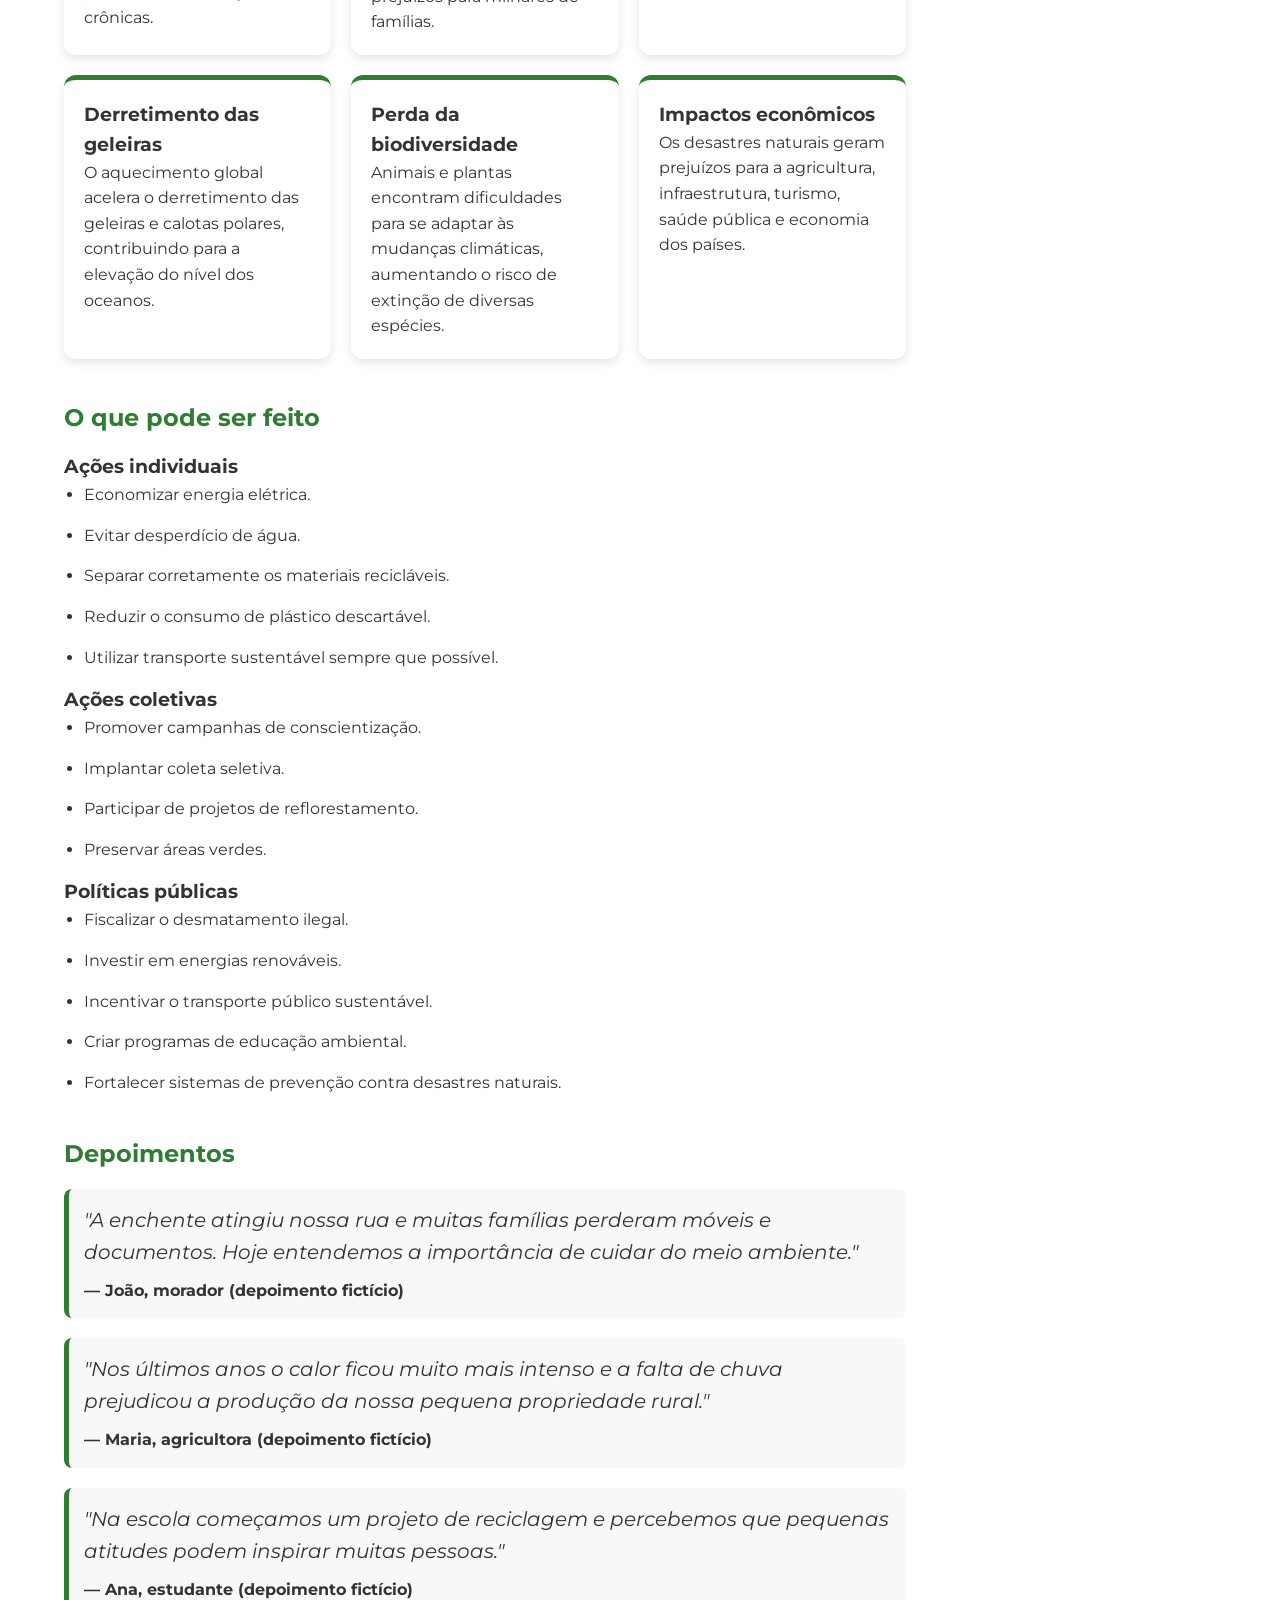
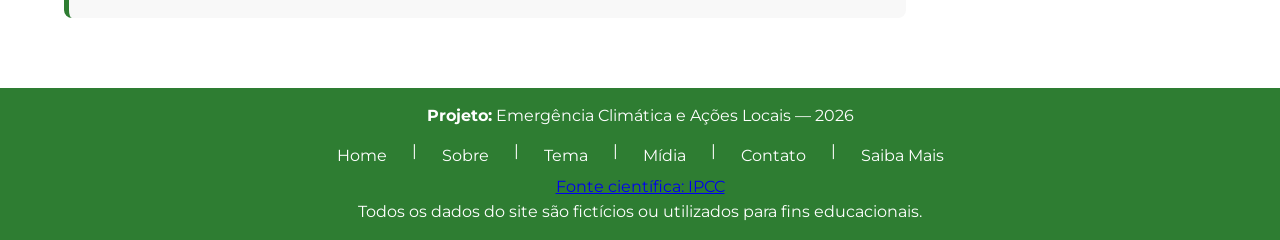
<file: tema.html>
<!DOCTYPE html>
<html lang="pt-BR">

<head>
    <meta charset="UTF-8">
    <meta name="viewport" content="width=device-width, initial-scale=1.0">
    <title>Tema - Emergência Climática e Ações Locais</title>

    <link rel="icon" type="image/png" href="imagens/favicon.png">

<link rel="preconnect" href="https://fonts.googleapis.com">
<link rel="preconnect" href="https://fonts.gstatic.com" crossorigin>
<link href="https://fonts.googleapis.com/css2?family=Montserrat:wght@400;500;600;700&display=swap" rel="stylesheet">

    <link rel="stylesheet" href="css/estilo.css">
</head>

<body>

<header>

    <div class="logo">
        <img src="imagens/logo.png" alt="Logotipo do Instituto Clima Vivo">
    </div>

    <p class="titulo-site">Emergência Climática e Ações Locais</p>

    <nav>
        <a href="index.html">Home</a>
        <a href="sobre.html">Sobre</a>
        <a href="tema.html">Tema</a>
        <a href="midia.html">Mídia</a>
        <a href="contato.html">Contato</a>
        <a href="extra.html">Saiba Mais</a>
    </nav>

</header>

<main class="tema-layout">

<article class="tema-conteudo">

<section id="inicio">

<h1>Emergência Climática</h1>

<p><strong>O futuro depende das atitudes que tomamos hoje.</strong></p>

</section>

<section id="introducao">

<h2>Introdução</h2>

<p>
A <mark>emergência climática</mark> é a situação crítica causada pelas mudanças aceleradas no clima da Terra devido principalmente às atividades humanas. Embora o clima sempre tenha sofrido alterações naturais, o aumento da temperatura observado desde a Revolução Industrial acontece em um ritmo muito mais rápido por causa da emissão de gases de efeito estufa.
</p>

<p>
Esses gases são liberados principalmente pela queima de combustíveis fósseis, pelo desmatamento, pelas queimadas, pela agropecuária intensiva e por processos industriais. Eles permanecem na atmosfera, intensificando o efeito estufa e aumentando a temperatura média do planeta.
</p>

<p>
A partir da <time datetime="1988">década de 1980</time>, pesquisas científicas confirmaram que as atividades humanas estavam alterando o clima global. Em <time datetime="1988">1988</time> foi criado o IPCC, responsável por reunir estudos científicos sobre mudanças climáticas e orientar governos em todo o mundo.
</p>

</section>

<section id="causas">

<h2>Principais Causas</h2>

<article>

<h3>Queima de combustíveis fósseis</h3>

<p>
É considerada a principal causa das mudanças climáticas. Automóveis, indústrias, usinas e aviões utilizam petróleo, carvão e gás natural, liberando grandes quantidades de dióxido de carbono (CO₂), que permanece por muitos anos na atmosfera.
</p>

</article>

<article>

<h3>Desmatamento</h3>

<p>
As florestas armazenam carbono naturalmente. Quando árvores são derrubadas ou queimadas, esse carbono é liberado para a atmosfera e reduz-se a capacidade de absorção do CO₂ existente.
</p>

</article>

<article>

<h3>Agropecuária</h3>

<p>
A criação intensiva de bovinos produz metano (CH₄), enquanto fertilizantes agrícolas liberam óxido nitroso (N₂O), ambos importantes gases de efeito estufa.
</p>

</article>

<article>

<h3>Queimadas</h3>

<p>
Além de destruir ecossistemas inteiros, as queimadas liberam fumaça e grandes quantidades de gases poluentes que agravam o aquecimento global.
</p>

</article>

<article>

<h3>Crescimento urbano</h3>

<p>
O avanço das cidades reduz áreas verdes, impermeabiliza o solo e favorece enchentes, ilhas de calor e diversos problemas ambientais.
</p>

</article>

</section>

<section id="consequencias">

<h2>Consequências</h2>

<div class="consequencias">

<div class="card">
<h3>Ondas de calor</h3>
<p>
As temperaturas estão atingindo recordes históricos em diversos países, aumentando problemas de saúde, consumo de energia e riscos para idosos, crianças e pessoas com doenças crônicas.
</p>
</div>

<div class="card">
<h3>Chuvas intensas e enchentes</h3>
<p>
O aumento da temperatura faz com que a atmosfera retenha mais umidade, provocando chuvas mais fortes, enchentes, deslizamentos de terra e prejuízos para milhares de famílias.
</p>
</div>

<div class="card">
<h3>Secas prolongadas</h3>
<p>
A falta de chuva reduz a produção agrícola, diminui os reservatórios de água e compromete o abastecimento de diversas regiões.
</p>
</div>

<div class="card">
<h3>Derretimento das geleiras</h3>
<p>
O aquecimento global acelera o derretimento das geleiras e calotas polares, contribuindo para a elevação do nível dos oceanos.
</p>
</div>

<div class="card">
<h3>Perda da biodiversidade</h3>
<p>
Animais e plantas encontram dificuldades para se adaptar às mudanças climáticas, aumentando o risco de extinção de diversas espécies.
</p>
</div>

<div class="card">
<h3>Impactos econômicos</h3>
<p>
Os desastres naturais geram prejuízos para a agricultura, infraestrutura, turismo, saúde pública e economia dos países.
</p>
</div>

</div>

</section>

<section id="acoes">

<h2>O que pode ser feito</h2>

<h3>Ações individuais</h3>

<ul>
<li>Economizar energia elétrica.</li>
<li>Evitar desperdício de água.</li>
<li>Separar corretamente os materiais recicláveis.</li>
<li>Reduzir o consumo de plástico descartável.</li>
<li>Utilizar transporte sustentável sempre que possível.</li>
</ul>

<h3>Ações coletivas</h3>

<ul>
<li>Promover campanhas de conscientização.</li>
<li>Implantar coleta seletiva.</li>
<li>Participar de projetos de reflorestamento.</li>
<li>Preservar áreas verdes.</li>
</ul>

<h3>Políticas públicas</h3>

<ul>
<li>Fiscalizar o desmatamento ilegal.</li>
<li>Investir em energias renováveis.</li>
<li>Incentivar o transporte público sustentável.</li>
<li>Criar programas de educação ambiental.</li>
<li>Fortalecer sistemas de prevenção contra desastres naturais.</li>
</ul>

</section>

<section id="depoimentos">

<h2>Depoimentos</h2>

<div class="depoimento">

<blockquote>
"A enchente atingiu nossa rua e muitas famílias perderam móveis e documentos. Hoje entendemos a importância de cuidar do meio ambiente."
</blockquote>

<p><strong>— João, morador (depoimento fictício)</strong></p>

</div>

<div class="depoimento">

<blockquote>
"Nos últimos anos o calor ficou muito mais intenso e a falta de chuva prejudicou a produção da nossa pequena propriedade rural."
</blockquote>

<p><strong>— Maria, agricultora (depoimento fictício)</strong></p>

</div>

<div class="depoimento">

<blockquote>
"Na escola começamos um projeto de reciclagem e percebemos que pequenas atitudes podem inspirar muitas pessoas."
</blockquote>

<p><strong>— Ana, estudante (depoimento fictício)</strong></p>

</div>

</section>

</article>

<aside class="tema-aside">

    <h3>Navegação</h3>

    <ul>
        <li><a href="#inicio">Início</a></li>
        <li><a href="#introducao">Introdução</a></li>
        <li><a href="#causas">Causas</a></li>
        <li><a href="#consequencias">Consequências</a></li>
        <li><a href="#acoes">O que pode ser feito</a></li>
        <li><a href="#depoimentos">Depoimentos</a></li>
        <li><a href="extra.html">Saiba Mais</a></li>
    </ul>

</aside>

</main>

<!-- FOOTER -->

<footer>

    <p><strong>Projeto:</strong> Emergência Climática e Ações Locais — 2026</p>

    <nav class="footer-menu">
        <a href="index.html">Home</a> |
        <a href="sobre.html">Sobre</a> |
        <a href="tema.html">Tema</a> |
        <a href="midia.html">Mídia</a> |
        <a href="contato.html">Contato</a> |
        <a href="extra.html">Saiba Mais</a>
    </nav>

    <p>
        <a href="https://www.ipcc.ch"
           target="_blank"
           rel="noopener noreferrer"
           aria-label="Abrir em nova aba">
            Fonte científica: IPCC
        </a>
    </p>

    <p>
        Todos os dados do site são fictícios ou utilizados para fins educacionais.
    </p>

</footer>

</body>
</html>
</file>
<file: css/estilo.css>
/* =====================================================
   ESTILO.CSS – Emergência Climática e Ações Locais
   Grupo:
   - Eduarda Rabatini Souza Martins
   - Maria Eduarda Santos Mascarenhas
   - Laura Primo Cruz
   - Isabelly Oliveira da Silva

   Data: 28/06/2026
===================================================== */


/* === 1. VARIÁVEIS GLOBAIS (TOKENS DE DESIGN) === */

:root {
    --cor-primaria: #2E7D32; /*Verde natureza*/
    --cor-secundaria: #1976D2; /*Azul profundo*/
    --cor-acento: #FBC02D; /*Amarelo âmbar*/
    --cor-fundo: #FFFFFF; /*Branco*/
    --cor-texto: #333333; /*Cinza escuro*/
    --cor-texto-inv: #FFFFFF; /*Branco*/
}


/* === 2. RESET E BASE === */

* {
    margin: 0;
    padding: 0;
    box-sizing: border-box;
}

body {
    font-family: "Montserrat", Arial, sans-serif;
    background: var(--cor-fundo);
    color: var(--cor-texto);
    line-height: 1.6;
}

main {
    width: 90%;
    max-width: 1200px;
    margin: 20px auto;
}

.container {
    background: var(--cor-fundo);
    padding: 25px;
    border-radius: 12px;
    box-shadow: 0 4px 12px rgba(0, 0, 0, 0.1);
}

section {
    margin-bottom: 40px;
}

section h2 {
    color: var(--cor-secundaria);
    margin-bottom: 20px;
}


/* === 3. TIPOGRAFIA === */

.titulo-site {
    font-size: 1.2rem !important;
}

blockquote {
    font-style: italic;
    font-size: 20px;
}


/* === 4. COMPONENTES REUTILIZÁVEIS === */

.alerta {
    background: var(--cor-acento);
    padding: 12px;
    text-align: center;
    font-weight: bold;
    border-radius: 6px;
    margin-bottom: 15px;
}

.ficticio {
    background: #e8f5e9;
    border-left: 6px solid var(--cor-primaria);
    padding: 15px;
    margin: 15px 0;
    border-radius: 8px;
}

.botao-cta {
    display: inline-block;
    padding: 16px 32px;
    background: var(--cor-acento);
    color: #000;
    text-decoration: none;
    font-weight: bold;
    border-radius: 30px;
    transition: 0.3s;
}

.botao-cta:hover {
    transform: scale(1.08);
}

.card {
    background: #fff;
    padding: 20px;
    border-radius: 12px;
    border-top: 5px solid var(--cor-primaria);
    box-shadow: 0 4px 10px rgba(0, 0, 0, 0.1);
    transition: 0.3s;
}

.card:hover {
    transform: translateY(-5px);
}


/* === 5. CABEÇALHO E NAVEGAÇÃO === */

header {
    background: var(--cor-primaria);
    color: var(--cor-texto-inv);
    text-align: center;
    padding: 10px;

    position: sticky;
    top: 0;
    z-index: 1000;
}

.logo {
    text-align: center;
    margin-bottom: 7px;
}

.logo img {
    width: 45px;
    height: auto;
    display: block;
    margin: 0 auto;
}

nav {
    margin-top: 4px;
    display: flex;
    justify-content: center;
    flex-wrap: wrap;
    gap: 10px;
}

nav a {
    color: var(--cor-texto-inv);
    text-decoration: none;
    padding: 5px 10px;
    transition: 0.3s;
}

nav a:hover {
    color: var(--cor-acento);
}

/* === 6. HERO (PÁGINA HOME) === */

.hero {
    background:
        linear-gradient(rgba(0, 0, 0, 0.65), rgba(0, 0, 0, 0.65)),
        url("../imagens/hero.jpg");
    background-size: cover;
    background-position: center 30%;
    background-repeat: no-repeat;

    color: white;
    text-align: center;

    min-height: 500px;

    display: flex;
    flex-direction: column;
    justify-content: center;
    align-items: center;

    padding: 80px 20px;
    margin: 50px 0;
    border-radius: 15px;
}

.hero h1 {
    font-size: clamp(34px, 5vw, 60px);
    margin-bottom: 15px;
}

.hero h2 {
    font-size: clamp(22px, 3vw, 36px);
    color: white;
    margin-bottom: 20px;
}

.hero p {
    max-width: 700px;
    margin-bottom: 25px;
    font-size: 18px;
}


/* === 7. PÁGINA HOME === */

.destaques {
    background: #f7f7f7;
    padding: 40px;
    border-radius: 15px;
    margin-top: 40px;
}

.grid-cards {
    display: grid;
    grid-template-columns: repeat(auto-fill, minmax(250px, 1fr));
    gap: 20px;
    margin-top: 20px;
}

.citacao {
    margin-top: 40px;
    padding: 25px;
    background: #f5f5f5;
    border-left: 6px solid var(--cor-primaria);
    border-radius: 15px;
    text-align: center;
}

.clima-img {
    width: 750px;
    max-width: 100%;
    height: auto;
    display: block;
    margin: 25px auto 30px;
    border-radius: 14px;
    box-shadow: 0 4px 10px rgba(0, 0, 0, 0.15);
}


/* === 8. PÁGINA SOBRE === */

.integrantes {
    display: flex;
    justify-content: center;
    flex-wrap: wrap;
    gap: 20px;
    margin: 25px 0;
}

.integrante {
    width: 260px;
    background: #fff;
    border-radius: 12px;
    padding: 20px;
    text-align: center;
    box-shadow: 0 4px 10px rgba(0, 0, 0, 0.1);
    transition: 0.3s;
}

.integrante:hover {
    transform: translateY(-5px);
}

.integrante img {
    width: 120px;
    height: 120px;
    border-radius: 50%;
    object-fit: cover;
    margin-bottom: 15px;
}

.integrante h3 {
    color: var(--cor-primaria);
    margin-bottom: 10px;
}


/* === 9. PÁGINA TEMA === */

.tema-layout {
    display: grid;
    grid-template-columns: 1fr 280px;
    gap: 30px;
    align-items: start;
}

.tema-conteudo article {
    margin-bottom: 40px;
}

.tema-conteudo h2 {
    color: var(--cor-primaria);
    margin-bottom: 15px;
}

.tema-conteudo ul {
    margin-left: 20px;
}

.tema-conteudo li {
    margin-bottom: 15px;
}

.tema-conteudo mark {
    background: var(--cor-acento);
    padding: 2px 5px;
    border-radius: 4px;
}

.tema-aside {
    background: #f5f5f5;
    padding: 20px;
    border-radius: 12px;
    position: sticky;
    top: 170px;
    box-shadow: 0 2px 8px rgba(0, 0, 0, 0.1);
}

.tema-aside h3 {
    color: var(--cor-primaria);
    margin-bottom: 10px;
}

.tema-aside ul {
    list-style: none;
}

.tema-aside li {
    margin-bottom: 10px;
}

.tema-aside a {
    text-decoration: none;
    color: var(--cor-secundaria);
}

.tema-aside a:hover {
    color: var(--cor-primaria);
}

.consequencias {
    display: grid;
    grid-template-columns: repeat(auto-fit, minmax(230px, 1fr));
    gap: 20px;
}

.depoimento {
    background: #f8f8f8;
    border-left: 5px solid var(--cor-primaria);
    padding: 15px;
    margin-bottom: 20px;
    border-radius: 8px;
}

.depoimento blockquote {
    font-style: italic;
    margin-bottom: 10px;
}

.timeline {
    list-style: none;
    margin: 25px 0;
    padding-left: 20px;
    border-left: 4px solid var(--cor-primaria);
}

.timeline li {
    margin-bottom: 20px;
    padding-left: 15px;
    position: relative;
}

.timeline li::before {
    content: "";
    width: 12px;
    height: 12px;
    background: var(--cor-acento);
    border-radius: 50%;
    position: absolute;
    left: -28px;
    top: 5px;
}

table {
    width: 100%;
    border-collapse: collapse;
    margin: 20px 0;
}

table th,
table td {
    border: 1px solid #ccc;
    padding: 12px;
    text-align: center;
}

table thead {
    background: var(--cor-primaria);
    color: white;
}

table tbody tr:nth-child(even) {
    background: #f5f5f5;
}

table tbody tr:hover {
    background: #e8f5e9;
}

table tfoot {
    background: #eeeeee;
    font-weight: bold;
}

/* === 10. PÁGINA MÍDIA === */

.galeria {
    display: grid;
    grid-template-columns: repeat(auto-fit, minmax(250px, 1fr));
    gap: 20px;
    margin-top: 15px;
}

.galeria figure {
    background: #fff;
    border: 1px solid #ddd;
    border-radius: 10px;
    overflow: hidden;
    transition: 0.3s;
}

.galeria figure:hover {
    transform: translateY(-3px);
    box-shadow: 0 4px 10px rgba(0, 0, 0, 0.15);
}

.galeria img {
    width: 100%;
    height: 220px;
    object-fit: cover;
}

figcaption {
    padding: 10px;
    background: #f5f5f5;
    font-size: 14px;
    text-align: center;
    line-height: 1.5;
}

video,
audio {
    display: block;
    width: 100%;
    max-width: 800px;
    margin: 15px auto;
    border-radius: 10px;
}

.midia-box {
    background: #f8f8f8;
    border-left: 6px solid var(--cor-primaria);
    border-radius: 12px;
    padding: 20px;
    margin: 35px 0;
    box-shadow: 0 2px 8px rgba(0, 0, 0, 0.1);
}

.midia-box h2 {
    color: var(--cor-primaria);
}

.fonte {
    text-align: center;
    color: #666;
    margin-top: 10px;
    font-size: 14px;
}


/* === 11. PÁGINA CONTATO === */

form {
    display: flex;
    flex-direction: column;
    gap: 12px;
    margin-top: 15px;
}

label {
    font-weight: 600;
    margin-top: 8px;
}

input:not([type="radio"]):not([type="checkbox"]),
select,
textarea {
    width: 100%;
    padding: 10px;
    border: 1px solid #ccc;
    border-radius: 8px;
    transition: 0.2s;
}

input:focus,
select:focus,
textarea:focus {
    outline: 2px solid var(--cor-primaria);
    background: #f1fff1;
}

fieldset {
    border: 1px solid #ddd;
    border-radius: 8px;
    padding: 10px;
}

fieldset label {
    font-weight: normal;
    margin-right: 10px;
}

button {
    background: var(--cor-primaria);
    color: white;
    padding: 12px;
    border: none;
    border-radius: 8px;
    cursor: pointer;
    font-size: 16px;
    margin-top: 10px;
    transition: 0.3s;
}

button:hover {
    background: #1b5e20;
    transform: scale(1.02);
}

.opcao {
    display: flex;
    justify-content: space-between;
    align-items: center;
    width: 250px;
    margin-bottom: 12px;
}

.opcao input {
    width: auto;
    margin: 0;
    padding: 0;
}

address,
dl {
    background: #f9f9f9;
    padding: 10px;
    margin-top: 10px;
    border-left: 4px solid var(--cor-primaria);
    border-radius: 8px;
}

address {
    font-style: normal;
}

dt {
    font-weight: bold;
    color: var(--cor-primaria);
    margin-top: 10px;
}

dd {
    margin-bottom: 8px;
    padding-left: 10px;
}

iframe {
    width: 100%;
    height: 450px;
    border: none;
    border-radius: 10px;
    margin-top: 10px;
}


/* === 12. PÁGINA EXTRA === */

.organizacoes {
    display: grid;
    grid-template-columns: repeat(auto-fit, minmax(250px, 1fr));
    gap: 20px;
    margin: 20px 0;
}

.org-card {
    background: #fff;
    padding: 20px;
    border-radius: 12px;
    box-shadow: 0 4px 10px rgba(0, 0, 0, 0.1);
    transition: 0.3s;
}

.org-card:hover {
    transform: translateY(-5px);
}

.org-card h3 {
    color: var(--cor-primaria);
    margin-bottom: 10px;
}

.org-card a {
    color: var(--cor-secundaria);
    text-decoration: none;
    font-weight: bold;
}

.org-card a:hover {
    text-decoration: underline;
}

details {
    margin: 10px 0;
    background: #f5f5f5;
    padding: 10px;
    border-radius: 8px;
}

summary {
    cursor: pointer;
    font-weight: bold;
}


/* === 13. RODAPÉ === */

footer {
    background: var(--cor-primaria);
    color: var(--cor-texto-inv);
    text-align: center;
    padding: 15px;
    margin-top: 30px;
}

.footer-menu {
    margin-top: 10px;
}

.footer-menu a {
    color: var(--cor-texto-inv);
    text-decoration: none;
    margin: 0 5px;
    transition: 0.3s;
}

.footer-menu a:hover {
    color: var(--cor-acento);
}


/* === 14. RESPONSIVIDADE (MEDIA QUERIES) === */

@media (max-width: 900px) {

    .tema-layout {
        grid-template-columns: 1fr;
    }

    .tema-aside {
        position: static;
    }

}
</file>
